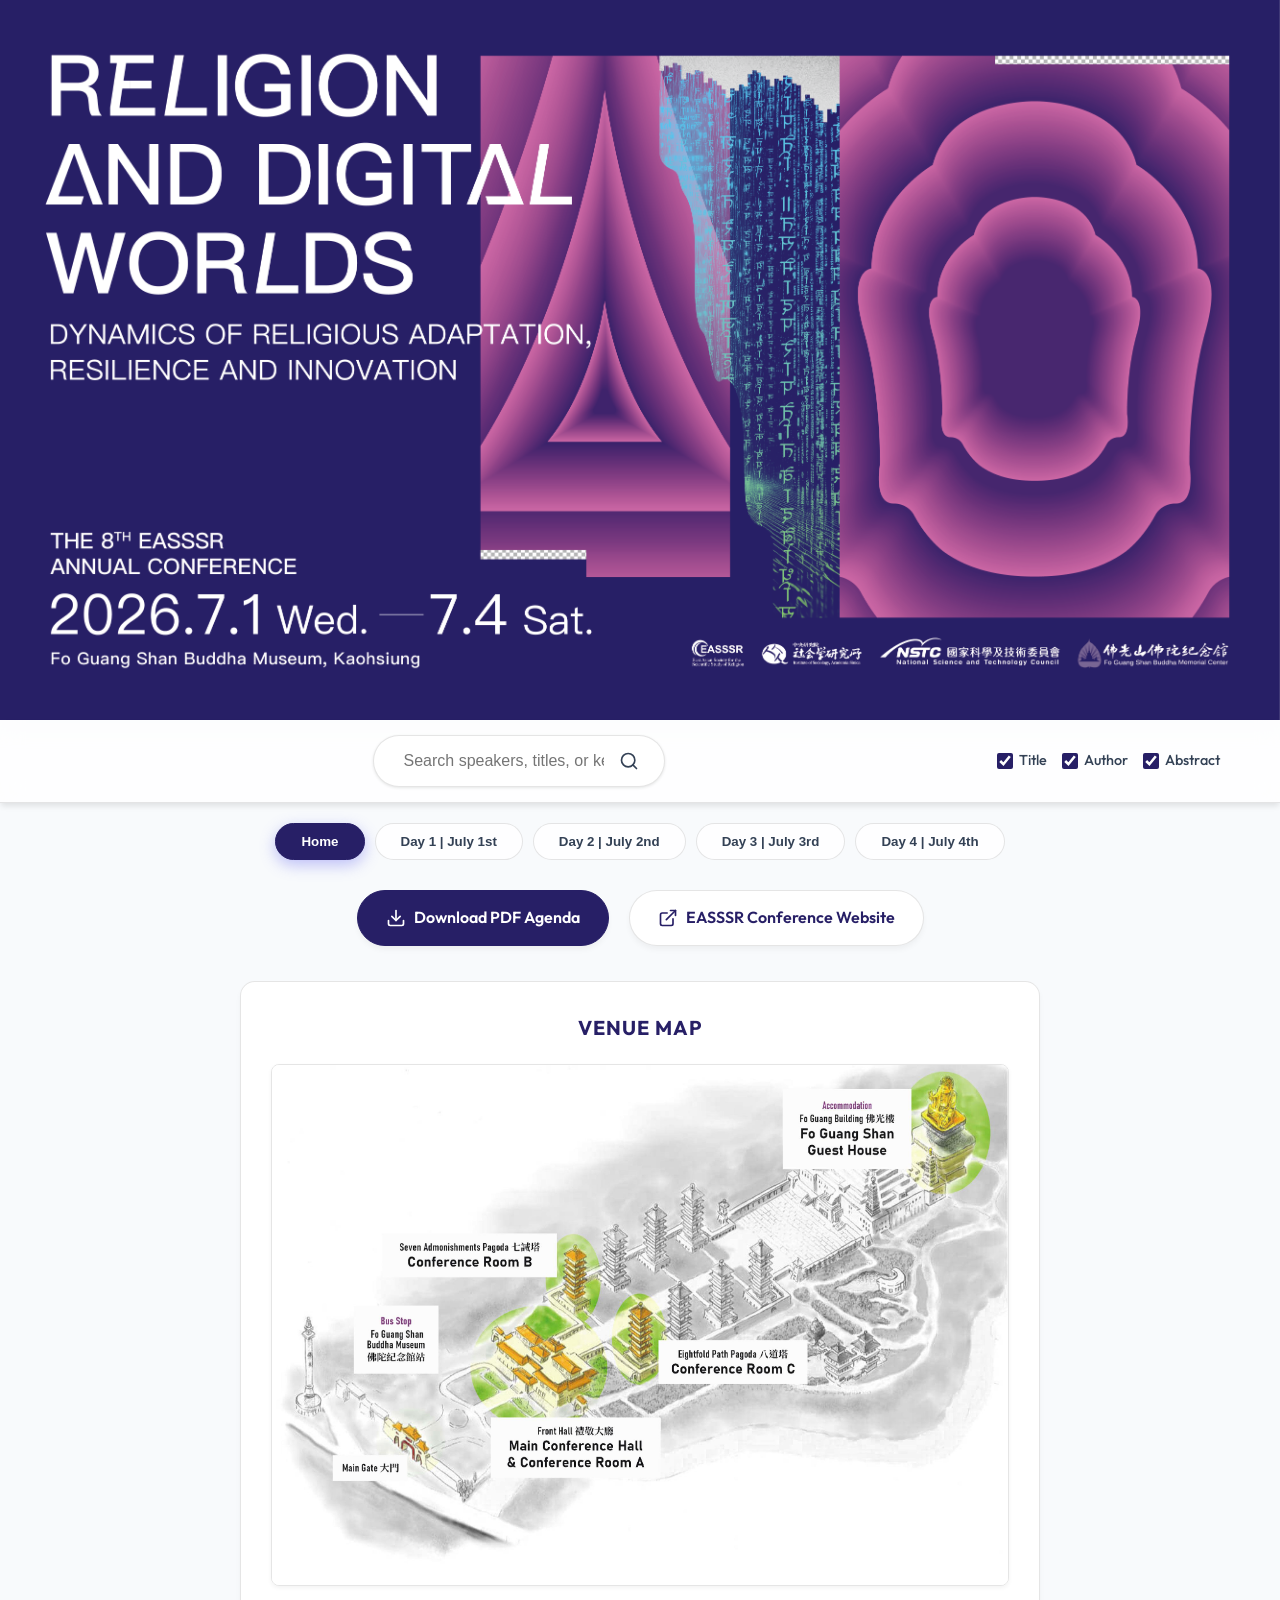
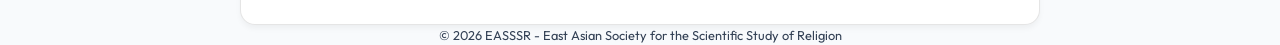
<file: index.html>
<!DOCTYPE html>
<html lang="en">

<head>
    <meta charset="UTF-8">
    <meta name="viewport" content="width=device-width, initial-scale=1.0">
    <title>EASSSR 2026 Conference Agenda</title>
    <meta name="description"
        content="Official agenda and schedule for the EASSSR 2026 Conference. Explore sessions, speakers, and abstracts.">
    <link rel="stylesheet" href="style.css">
    <link rel="preconnect" href="https://fonts.googleapis.com">
    <link rel="preconnect" href="https://fonts.gstatic.com" crossorigin>
    <link href="https://fonts.googleapis.com/css2?family=Outfit:wght@300;400;600;700&display=swap" rel="stylesheet">
</head>

<body>
    <div class="banner-container">
        <picture>
            <!-- PC: 16:9 -->
            <source media="(min-width: 1024px)" srcset="banner-pc.png">
            <!-- Mobile: 16:9 -->
            <source media="(min-width: 640px)" srcset="banner-mobile.png">
            <!-- Mobile: 1:1 -->
            <img src="banner-mobile-1-1.png" alt="EASSSR 2026 Conference Visual" class="main-banner">
        </picture>
    </div>

    <header id="app-header" class="glass">
        <div class="container">
            <div class="search-container">
                <div class="search-bar glass-light">
                    <input type="text" id="global-search" placeholder="Search speakers, titles, or keywords...">
                    <button id="search-trigger" aria-label="Search">
                        <svg xmlns="http://www.w3.org/2000/svg" width="20" height="20" viewBox="0 0 24 24" fill="none"
                            stroke="currentColor" stroke-width="2" stroke-linecap="round" stroke-linejoin="round">
                            <circle cx="11" cy="11" r="8"></circle>
                            <line x1="21" y1="21" x2="16.65" y2="16.65"></line>
                        </svg>
                    </button>
                </div>
                <div class="search-filters">
                    <label><input type="checkbox" id="filter-title" checked> Title</label>
                    <label><input type="checkbox" id="filter-author" checked> Author</label>
                    <label><input type="checkbox" id="filter-abstract" checked> Abstract</label>
                </div>
            </div>
        </div>
    </header>

    <nav id="day-tabs" class="container">
        <!-- Tabs will be generated here -->
    </nav>

    <main id="app-content" class="container">
        <div id="home-view" class="view">
            <div class="home-container">
                <div class="home-buttons">
                    <a href="Schedule.pdf" target="_blank" download="Schedule.pdf" class="home-btn pdf-btn">
                        <svg xmlns="http://www.w3.org/2000/svg" width="20" height="20" viewBox="0 0 24 24" fill="none"
                            stroke="currentColor" stroke-width="2" stroke-linecap="round" stroke-linejoin="round"
                            class="btn-icon">
                            <path d="M21 15v4a2 2 0 0 1-2 2H5a2 2 0 0 1-2-2v-4"></path>
                            <polyline points="7 10 12 15 17 10"></polyline>
                            <line x1="12" y1="15" x2="12" y2="3"></line>
                        </svg>
                        Download PDF Agenda
                    </a>
                    <a href="https://easssr.org/annual-meeting/the-8th-annual-conference-2026/" target="_blank"
                        class="home-btn link-btn">
                        <svg xmlns="http://www.w3.org/2000/svg" width="20" height="20" viewBox="0 0 24 24" fill="none"
                            stroke="currentColor" stroke-width="2" stroke-linecap="round" stroke-linejoin="round"
                            class="btn-icon">
                            <path d="M18 13v6a2 2 0 0 1-2 2H5a2 2 0 0 1-2-2V8a2 2 0 0 1 2-2h6"></path>
                            <polyline points="15 3 21 3 21 9"></polyline>
                            <line x1="10" y1="14" x2="21" y2="3"></line>
                        </svg>
                        EASSSR Conference Website
                    </a>
                </div>
                <div class="home-image-container">
                    <h3>Venue Map</h3>
                    <img src="Room_config.jpg" alt="Room Configuration Layout" class="room-config-img">
                </div>
            </div>
        </div>
        <div id="agenda-grid" class="view hidden">
            <!-- Agenda content will be injected here -->
        </div>
        <div id="session-detail" class="view hidden">
            <button class="back-btn" onclick="app.showAgenda()">← Back to Agenda</button>
            <div id="session-info"></div>
            <div id="paper-list"></div>
        </div>
        <div id="paper-detail" class="view hidden">
            <button class="back-btn" onclick="app.backToSession()">← Back to Session</button>
            <div id="paper-info"></div>
        </div>
        <div id="search-results" class="view hidden">
            <button class="back-btn" onclick="app.showAgenda()">← Back to Agenda</button>
            <h2>Search Results</h2>
            <div id="results-list"></div>
        </div>
    </main>

    <footer class="container">
        <p>&copy; 2026 EASSSR - East Asian Society for the Scientific Study of Religion</p>
    </footer>

    <script src="app.js"></script>
</body>

</html>
</file>
<file: style.css>
:root {
    /* --primary: #4f46e5; */
    /* --primary-hover: #4338ca; */
    --primary: #271f66;
    --primary-hover: #271f66;
    --bg-light: #f8fafc;
    --card-bg: rgba(255, 255, 255, 0.8);
    --text-main: #0f172a;
    /* Near Black */
    --text-dim: #334155;
    /* Deep Slate 700 - Much darker than before */
    --glass-border: rgba(0, 0, 0, 0.1);
    --accent: #8d4287;
    /*--accent: #b45309;*/
}

* {
    margin: 0;
    padding: 0;
    box-sizing: border-box;
}

body {
    font-family: 'Outfit', sans-serif;
    background-color: var(--bg-light);
    color: var(--text-main);
    line-height: 1.6;
    overflow-x: hidden;
    min-height: 100vh;
}

.container {
    max-width: 1200px;
    margin: 0 auto;
    padding: 0 20px;
}

/* Banner */
.banner-container {
    width: 100%;
    overflow: hidden;
}

.main-banner {
    width: 100%;
    height: auto;
    display: block;
}

header {
    padding: 15px 0;
    text-align: center;
    position: sticky;
    top: 0;
    z-index: 100;
    margin-bottom: 20px;
}

.glass {
    background: rgba(255, 255, 255, 0.8);
    backdrop-filter: blur(12px);
    -webkit-backdrop-filter: blur(12px);
    border-bottom: 1px solid var(--glass-border);
    box-shadow: 0 4px 6px -1px rgb(0 0 0 / 0.1);
}

h1 {
    font-size: 2.5rem;
    font-weight: 700;
    background: linear-gradient(to right, #4f46e5, #7c3aed);
    -webkit-background-clip: text;
    -webkit-text-fill-color: transparent;
    margin-bottom: 5px;
}

.subtitle {
    font-weight: 300;
    color: var(--text-dim);
    letter-spacing: 2px;
    text-transform: uppercase;
    font-size: 0.9rem;
    margin-bottom: 25px;
}

.search-bar {
    max-width: 500px;
    margin: 0 auto;
    padding: 10px 20px;
    border-radius: 30px;
    display: flex;
    align-items: center;
    background: white;
    border: 1px solid var(--glass-border);
    transition: all 0.3s ease;
    box-shadow: 0 1px 3px 0 rgb(0 0 0 / 0.1);
}

.search-bar:focus-within {
    border-color: var(--primary);
    box-shadow: 0 0 0 3px rgba(79, 70, 229, 0.1);
}

.search-bar input {
    background: transparent;
    border: none;
    color: var(--text-main);
    width: 100%;
    padding: 5px 10px;
    font-size: 1rem;
    outline: none;
}

#search-trigger {
    background: transparent;
    border: none;
    cursor: pointer;
    padding: 5px;
    color: var(--text-dim);
    display: flex;
    align-items: center;
    justify-content: center;
    transition: color 0.2s;
}

#search-trigger:hover {
    color: var(--primary);
}

.search-container {
    display: flex;
    align-items: center;
    justify-content: center;
    gap: 20px;
    flex-wrap: wrap;
}

.search-filters {
    display: flex;
    gap: 15px;
    font-size: 0.9rem;
    color: var(--text-dim);
    font-weight: 500;
}

.search-filters label {
    display: flex;
    align-items: center;
    gap: 6px;
    cursor: pointer;
    user-select: none;
}

.search-filters input[type="checkbox"] {
    accent-color: var(--primary);
    cursor: pointer;
    width: 16px;
    height: 16px;
}

/* Tabs */
nav {
    display: flex;
    justify-content: center;
    gap: 10px;
    margin-bottom: 30px;
    flex-wrap: wrap;
}

#app-content {
    margin-top: 30px;
}

.tab {
    padding: 10px 25px;
    border-radius: 20px;
    background: var(--card-bg);
    border: 1px solid var(--glass-border);
    cursor: pointer;
    transition: all 0.3s ease;
    font-weight: 600;
    color: var(--text-dim);
}

.tab.active {
    background: var(--primary);
    color: white;
    border-color: var(--primary);
    box-shadow: 0 5px 15px rgba(99, 102, 241, 0.4);
}

/* Agenda Grid */
.slot {
    margin-bottom: 40px;
    animation: fadeIn 0.5s ease;
}

.slot-time {
    font-size: 1.2rem;
    font-weight: 700;
    color: var(--accent);
    margin-bottom: 20px;
    display: flex;
    align-items: center;
    justify-content: center;
    gap: 15px;
}

.slot-time::before,
.slot-time::after {
    content: "";
    flex: 1;
    height: 1px;
    background: linear-gradient(to right, transparent, var(--accent));
}

.slot-time::after {
    background: linear-gradient(to right, var(--accent), transparent);
}

.sessions-grid {
    display: grid;
    grid-template-columns: repeat(auto-fit, minmax(300px, 1fr));
    max-width: 800px;
    margin: 0 auto;
    gap: 20px;
    justify-content: center;
}

.session-card {
    background: white;
    border: 1px solid var(--glass-border);
    border-top: 4px solid var(--primary);
    border-radius: 15px;
    padding: 25px;
    cursor: pointer;
    transition: all 0.3s cubic-bezier(0.4, 0, 0.2, 1);
    display: flex;
    flex-direction: column;
    align-items: center;
    text-align: center;
    box-shadow: 0 4px 6px -1px rgb(0 0 0 / 0.05);
    position: relative;
    overflow: hidden;
}

/* Room Colors */
.session-card[data-room="Room A"] {
    /* border-top: 4px solid #60a5fa; */
    border-top: 4px solid #271f66;
}

.session-card[data-room="Room B"] {
    /* border-top: 4px solid #34d399; */
    border-top: 4px solid #271f66;
}

.session-card[data-room="Room C"] {
    /* border-top: 4px solid #f472b6; */
    border-top: 4px solid #271f66;
}

/* .session-card[data-room="Room D"] {
    border-top: 4px solid #fbbf24;
} */

.session-card:hover {
    transform: translateY(-5px);
    border-color: var(--primary);
    box-shadow: 0 10px 15px -3px rgb(0 0 0 / 0.1);
}

.room-tag {
    font-size: 1rem;
    font-weight: 600;
    color: var(--primary);
    text-transform: uppercase;
    margin-bottom: 5px;
}

.session-title {
    font-size: 1.15rem;
    font-weight: 600;
    margin-bottom: 15px;
    line-height: 1.4;
}

.session-subinfo-container {
    margin-bottom: 15px;
}

.session-subinfo {
    font-size: 0.9rem;
    color: var(--text-main);
    /* Use main dark color for subinfo */
    font-weight: 500;
    margin-bottom: 4px;
}

.paper-count {
    margin-top: auto;
    font-size: 0.85rem;
    color: var(--text-dim);
}

/* Paper List in Detail */
.paper-item {
    background: var(--card-bg);
    border: 1px solid var(--glass-border);
    border-radius: 12px;
    padding: 20px;
    margin-bottom: 15px;
    cursor: pointer;
    transition: 0.2s;
}

.paper-item:hover {
    border-color: var(--primary);
}

.speaker-name {
    font-size: 1.3rem;
    font-weight: 700;
    color: var(--text-main);
    margin-bottom: 5px;
}

.paper-title {
    font-size: 1rem;
    color: var(--text-dim);
    font-weight: 500;
    font-style: normal;
    line-height: 1.4;
    margin-top: 5px;
}

.search-meta {
    font-size: 1rem;
    color: var(--primary);
    font-weight: 600;
    margin-bottom: 5px;
    text-transform: uppercase;
}

.abstract-text {
    margin-top: 5px;
    color: var(--text-main);
    white-space: pre-line;
    font-weight: 300;
}

.affiliation {
    color: #271f66 !important;
    /* Force a clear indigo color */
    font-size: 1rem;
    font-weight: 600;
    margin-bottom: 5px;
}

#paper-info .paper-title {
    color: #0f172a !important;
    /* Force Deep Slate 800 */
    font-weight: 700 !important;
    font-style: normal !important;
    line-height: 1.5;
    margin: 5px 0;
    display: block;
}

/* Utils */
.hidden {
    display: none;
}

.back-btn {
    background: transparent;
    border: 1px solid var(--glass-border);
    color: var(--text-dim);
    padding: 8px 16px;
    border-radius: 8px;
    cursor: pointer;
    margin-bottom: 30px;
    transition: 0.2s;
    display: block;
    margin-left: auto;
    margin-right: auto;
}

.back-btn:hover {
    color: white;
    border-color: white;
}

@keyframes fadeIn {
    from {
        opacity: 0;
        transform: translateY(10px);
    }

    to {
        opacity: 1;
        transform: translateY(0);
    }
}

footer {
    text-align: center;
    margin-top: 20px 0;
    margin-bottom: 20px 0;
    padding: 60px 0;
    color: var(--text-dim);
    font-size: 0.8rem;
}

/* Mobile */
@media (max-width: 600px) {
    h1 {
        font-size: 1.8rem;
    }

    .tab {
        padding: 8px 15px;
        font-size: 0.9rem;
    }
}

/* 搜尋關鍵字高亮樣式 */
mark {
    background-color: rgba(141, 66, 135, 0.2);
    /* 優雅的淡粉紫色，匹配主題的 --accent 色調 */
    color: var(--text-main);
    border-radius: 3px;
    padding: 0 3px;
}

/* Home View Styling */
.home-container {
    max-width: 800px;
    margin: 30px auto 0 auto;
    display: flex;
    flex-direction: column;
    align-items: center;
    gap: 35px;
    animation: fadeIn 0.5s ease;
}

.home-buttons {
    display: flex;
    gap: 20px;
    flex-wrap: wrap;
    justify-content: center;
    width: 100%;
}

.home-btn {
    display: inline-flex;
    align-items: center;
    gap: 8px;
    padding: 14px 28px;
    border-radius: 30px;
    font-weight: 600;
    font-size: 1rem;
    text-decoration: none;
    cursor: pointer;
    transition: all 0.3s cubic-bezier(0.4, 0, 0.2, 1);
    box-shadow: 0 4px 6px -1px rgba(0, 0, 0, 0.05);
}

.pdf-btn {
    background: var(--primary);
    color: white;
    border: 1px solid var(--primary);
}

.pdf-btn:hover {
    background: var(--primary);
    filter: brightness(1.2);
    transform: translateY(-2px);
    box-shadow: 0 8px 20px rgba(39, 31, 102, 0.25);
}

.link-btn {
    background: white;
    color: var(--primary);
    border: 1px solid var(--glass-border);
}

.link-btn:hover {
    background: var(--bg-light);
    border-color: var(--primary);
    transform: translateY(-2px);
    box-shadow: 0 8px 20px rgba(0, 0, 0, 0.08);
}

.btn-icon {
    display: inline-block;
    vertical-align: middle;
}

.home-image-container {
    width: 100%;
    text-align: center;
    background: white;
    border: 1px solid var(--glass-border);
    border-radius: 15px;
    padding: 30px;
    box-shadow: 0 4px 6px -1px rgba(0, 0, 0, 0.05);
}

.home-image-container h3 {
    font-size: 1.25rem;
    color: var(--primary);
    margin-bottom: 20px;
    font-weight: 700;
    text-transform: uppercase;
    letter-spacing: 1px;
}

.room-config-img {
    max-width: 100%;
    height: auto;
    border-radius: 8px;
    border: 1px solid var(--glass-border);
    box-shadow: 0 2px 4px rgba(0,0,0,0.05);
}
</file>
